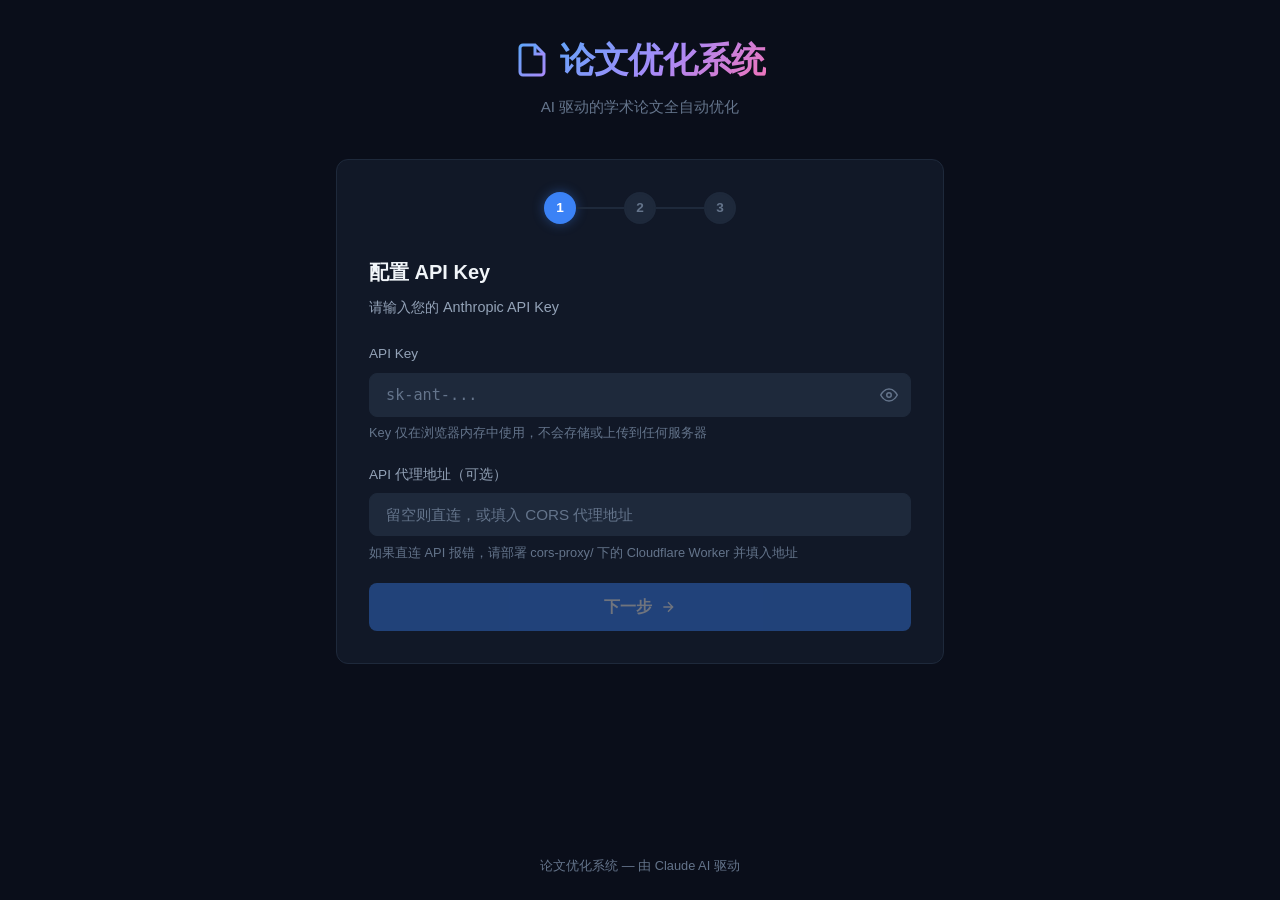
<file: docs/index.html>
<!DOCTYPE html>
<html lang="zh-CN">
<head>
    <meta charset="UTF-8">
    <meta name="viewport" content="width=device-width, initial-scale=1.0">
    <meta name="description" content="AI 驱动的学术论文全自动优化系统，支持降AI检测、降查重、学术润色">
    <title>论文优化系统</title>
    <link rel="stylesheet" href="./css/style.css">
</head>
<body>
    <div class="container">
        <!-- Header -->
        <header class="header">
            <div class="logo">
                <svg width="36" height="36" viewBox="0 0 24 24" fill="none" stroke="url(#grad)" stroke-width="2">
                    <defs><linearGradient id="grad" x1="0%" y1="0%" x2="100%" y2="100%"><stop offset="0%" stop-color="#60a5fa"/><stop offset="100%" stop-color="#a78bfa"/></linearGradient></defs>
                    <path d="M14 2H6a2 2 0 0 0-2 2v16a2 2 0 0 0 2 2h12a2 2 0 0 0 2-2V8z"/>
                    <polyline points="14 2 14 8 20 8"/>
                    <line x1="16" y1="13" x2="8" y2="13"/>
                    <line x1="16" y1="17" x2="8" y2="17"/>
                    <polyline points="10 9 9 9 8 9"/>
                </svg>
                <h1>论文优化系统</h1>
            </div>
            <p class="subtitle">AI 驱动的学术论文全自动优化</p>
        </header>

        <!-- Step 1: API Key -->
        <section id="key-section" class="section">
            <div class="card">
                <div class="steps">
                    <div class="step active"><span>1</span></div>
                    <div class="step-line"></div>
                    <div class="step"><span>2</span></div>
                    <div class="step-line"></div>
                    <div class="step"><span>3</span></div>
                </div>
                <h2>配置 API Key</h2>
                <p class="desc">请输入您的 Anthropic API Key</p>
                <div class="input-group">
                    <label>API Key</label>
                    <div class="input-row">
                        <input type="password" id="api-key" placeholder="sk-ant-..." autocomplete="off" spellcheck="false">
                        <button class="btn-icon" id="btn-eye" title="显示/隐藏">
                            <svg width="18" height="18" viewBox="0 0 24 24" fill="none" stroke="currentColor" stroke-width="2"><path d="M1 12s4-8 11-8 11 8 11 8-4 8-11 8-11-8-11-8z"/><circle cx="12" cy="12" r="3"/></svg>
                        </button>
                    </div>
                    <p class="hint">Key 仅在浏览器内存中使用，不会存储或上传到任何服务器</p>
                </div>
                <div class="input-group">
                    <label>API 代理地址（可选）</label>
                    <input type="text" id="proxy-url" placeholder="留空则直连，或填入 CORS 代理地址">
                    <p class="hint">如果直连 API 报错，请部署 cors-proxy/ 下的 Cloudflare Worker 并填入地址</p>
                </div>
                <button class="btn-primary" id="btn-next" disabled>
                    下一步
                    <svg width="16" height="16" viewBox="0 0 24 24" fill="none" stroke="currentColor" stroke-width="2"><path d="M5 12h14M12 5l7 7-7 7"/></svg>
                </button>
                <div class="error hidden" id="key-error"></div>
            </div>
        </section>

        <!-- Step 2: Upload -->
        <section id="upload-section" class="section hidden">
            <div class="card">
                <div class="steps">
                    <div class="step done"><svg width="14" height="14" viewBox="0 0 24 24" fill="none" stroke="currentColor" stroke-width="3"><path d="M20 6L9 17l-5-5"/></svg></div>
                    <div class="step-line done"></div>
                    <div class="step active"><span>2</span></div>
                    <div class="step-line"></div>
                    <div class="step"><span>3</span></div>
                </div>
                <h2>上传论文</h2>
                <p class="desc">支持 .tex / .md / .txt 格式</p>
                <div id="drop-zone" class="drop-zone">
                    <svg width="44" height="44" viewBox="0 0 24 24" fill="none" stroke="currentColor" stroke-width="1.5"><path d="M14 2H6a2 2 0 0 0-2 2v16a2 2 0 0 0 2 2h12a2 2 0 0 0 2-2V8z"/><polyline points="14 2 14 8 20 8"/><line x1="12" y1="18" x2="12" y2="12"/><polyline points="9 15 12 12 15 15"/></svg>
                    <p>拖拽文件到此处，或 <span class="link">点击选择</span></p>
                    <span class="sub">.tex / .md / .txt</span>
                    <input type="file" id="file-input" accept=".tex,.md,.txt" hidden>
                </div>
                <div id="file-info" class="file-info hidden">
                    <svg width="18" height="18" viewBox="0 0 24 24" fill="none" stroke="currentColor" stroke-width="2"><path d="M14 2H6a2 2 0 0 0-2 2v16a2 2 0 0 0 2 2h12a2 2 0 0 0 2-2V8z"/><polyline points="14 2 14 8 20 8"/></svg>
                    <span id="file-name"></span>
                    <button class="btn-icon" id="btn-remove"><svg width="16" height="16" viewBox="0 0 24 24" fill="none" stroke="currentColor" stroke-width="2"><line x1="18" y1="6" x2="6" y2="18"/><line x1="6" y1="6" x2="18" y2="18"/></svg></button>
                </div>
                <div class="options">
                    <div class="opt">
                        <label>学科</label>
                        <select id="discipline"><option value="cs">计算机科学</option><option value="ee">电子工程</option><option value="me">机械工程</option><option value="general" selected>通用</option></select>
                    </div>
                    <div class="opt">
                        <label>引用格式</label>
                        <select id="citation"><option value="gb/t 7714" selected>GB/T 7714</option><option value="apa">APA</option><option value="ieee">IEEE</option><option value="mla">MLA</option></select>
                    </div>
                </div>
                <div class="btn-row">
                    <button class="btn-secondary" id="btn-back">
                        <svg width="16" height="16" viewBox="0 0 24 24" fill="none" stroke="currentColor" stroke-width="2"><path d="M19 12H5M12 19l-7-7 7-7"/></svg>
                        返回
                    </button>
                    <button class="btn-primary flex-1" id="btn-start" disabled>
                        开始优化
                        <svg width="16" height="16" viewBox="0 0 24 24" fill="none" stroke="currentColor" stroke-width="2"><path d="M13 2L3 14h9l-1 8 10-12h-9l1-8z"/></svg>
                    </button>
                </div>
                <div class="error hidden" id="upload-error"></div>
            </div>
        </section>

        <!-- Step 3: Progress -->
        <section id="progress-section" class="section hidden">
            <div class="card">
                <div class="steps">
                    <div class="step done"><svg width="14" height="14" viewBox="0 0 24 24" fill="none" stroke="currentColor" stroke-width="3"><path d="M20 6L9 17l-5-5"/></svg></div>
                    <div class="step-line done"></div>
                    <div class="step done"><svg width="14" height="14" viewBox="0 0 24 24" fill="none" stroke="currentColor" stroke-width="3"><path d="M20 6L9 17l-5-5"/></svg></div>
                    <div class="step-line done"></div>
                    <div class="step active"><span>3</span></div>
                </div>
                <h2>优化进行中</h2>
                <div class="progress-bar"><div class="progress-fill" id="progress-fill"></div></div>
                <div class="progress-info">
                    <span id="progress-msg">准备中...</span>
                    <span id="progress-pct">0%</span>
                </div>
                <div class="stages">
                    <div class="stage" data-s="analyze"><div class="dot"></div><span>分析</span></div>
                    <div class="stage" data-s="reduce_ai"><div class="dot"></div><span>降AI</span></div>
                    <div class="stage" data-s="reduce_plagiarism"><div class="dot"></div><span>降重</span></div>
                    <div class="stage" data-s="polish"><div class="dot"></div><span>润色</span></div>
                    <div class="stage" data-s="check_format"><div class="dot"></div><span>格式</span></div>
                    <div class="stage" data-s="evaluate"><div class="dot"></div><span>评估</span></div>
                </div>
                <p class="cancel-hint">处理中请勿关闭页面，每个阶段约需 30-60 秒</p>
            </div>
        </section>

        <!-- Result -->
        <section id="result-section" class="section hidden">
            <div class="card">
                <h2 class="result-title">
                    <svg width="22" height="22" viewBox="0 0 24 24" fill="none" stroke="#22c55e" stroke-width="2"><path d="M22 11.08V12a10 10 0 1 1-5.93-9.14"/><path d="M22 4L12 14.01l-3-3"/></svg>
                    优化完成
                </h2>
                <div class="tabs">
                    <button class="tab active" data-t="evaluation">评估报告</button>
                    <button class="tab" data-t="analysis">分析报告</button>
                    <button class="tab" data-t="format">格式报告</button>
                    <button class="tab" data-t="logs">修订日志</button>
                </div>
                <div class="tab-panels">
                    <div id="panel-evaluation" class="panel active"></div>
                    <div id="panel-analysis" class="panel"></div>
                    <div id="panel-format" class="panel"></div>
                    <div id="panel-logs" class="panel"></div>
                </div>
                <div class="btn-col">
                    <button class="btn-primary" id="btn-download">
                        <svg width="18" height="18" viewBox="0 0 24 24" fill="none" stroke="currentColor" stroke-width="2"><path d="M21 15v4a2 2 0 0 1-2 2H5a2 2 0 0 1-2-2v-4"/><polyline points="7 10 12 15 17 10"/><line x1="12" y1="15" x2="12" y2="3"/></svg>
                        下载优化后论文
                    </button>
                    <button class="btn-secondary" id="btn-new">优化另一篇</button>
                </div>
            </div>
        </section>

        <!-- Error -->
        <section id="error-section" class="section hidden">
            <div class="card error-card">
                <svg width="48" height="48" viewBox="0 0 24 24" fill="none" stroke="#ef4444" stroke-width="2"><circle cx="12" cy="12" r="10"/><line x1="15" y1="9" x2="9" y2="15"/><line x1="9" y1="9" x2="15" y2="15"/></svg>
                <h2>出错了</h2>
                <p id="error-msg"></p>
                <button class="btn-primary" id="btn-retry">重新开始</button>
            </div>
        </section>
    </div>

    <footer>论文优化系统 &mdash; 由 Claude AI 驱动</footer>

    <script src="./js/api.js"></script>
    <script src="./js/app.js"></script>
</body>
</html>
</file>
<file: docs/css/style.css>
*{margin:0;padding:0;box-sizing:border-box}
:root{
  --bg:#0a0e1a;--s1:#111827;--s2:#1e293b;--bd:#1e293b;--bdf:#3b82f6;
  --tx:#f1f5f9;--td:#94a3b8;--tm:#64748b;--ac:#3b82f6;--ach:#2563eb;
  --acg:rgba(59,130,246,.15);--ok:#22c55e;--er:#ef4444;--r:12px;--rs:8px;
}
body{font-family:-apple-system,BlinkMacSystemFont,"Segoe UI",Roboto,"Noto Sans SC",sans-serif;background:var(--bg);color:var(--tx);min-height:100vh;display:flex;flex-direction:column;line-height:1.6}
.container{max-width:640px;margin:0 auto;padding:2rem 1rem;flex:1;width:100%}
.hidden{display:none!important}

/* Header */
.header{text-align:center;margin-bottom:2.5rem}
.logo{display:flex;align-items:center;justify-content:center;gap:.6rem}
.logo h1{font-size:2.2rem;font-weight:800;letter-spacing:-.02em;background:linear-gradient(135deg,#60a5fa,#a78bfa,#f472b6);-webkit-background-clip:text;-webkit-text-fill-color:transparent;background-clip:text}
.subtitle{color:var(--tm);margin-top:.4rem;font-size:.95rem}

/* Card */
.card{background:var(--s1);border:1px solid var(--bd);border-radius:var(--r);padding:2rem}
.section{margin-bottom:1.5rem}

/* Steps */
.steps{display:flex;align-items:center;justify-content:center;margin-bottom:2rem}
.step{width:32px;height:32px;border-radius:50%;background:var(--s2);border:2px solid var(--bd);display:flex;align-items:center;justify-content:center;font-size:.85rem;font-weight:600;color:var(--tm);flex-shrink:0;transition:.3s}
.step.active{background:var(--ac);border-color:var(--ac);color:#fff;box-shadow:0 0 12px rgba(59,130,246,.4)}
.step.done{background:var(--ok);border-color:var(--ok);color:#fff}
.step-line{width:48px;height:2px;background:var(--bd);transition:.3s}
.step-line.done{background:var(--ok)}

/* Typography */
h2{font-size:1.25rem;font-weight:700;margin-bottom:.5rem}
.desc{color:var(--td);font-size:.9rem;margin-bottom:1.5rem}

/* Input */
.input-group{margin-bottom:1.25rem}
.input-group label{display:block;font-size:.85rem;font-weight:500;color:var(--td);margin-bottom:.5rem}
.input-row{display:flex;background:var(--s2);border:1px solid var(--bd);border-radius:var(--rs);overflow:hidden;transition:.2s}
.input-row:focus-within{border-color:var(--bdf);box-shadow:0 0 0 3px var(--acg)}
.input-row input{flex:1;padding:.75rem 1rem;background:0;border:0;color:var(--tx);font-size:.95rem;font-family:"SF Mono","Fira Code",monospace;outline:0}
.input-row input::placeholder{color:var(--tm)}
input[type=text]{width:100%;padding:.75rem 1rem;background:var(--s2);border:1px solid var(--bd);border-radius:var(--rs);color:var(--tx);font-size:.95rem;outline:0;transition:.2s}
input[type=text]:focus{border-color:var(--bdf);box-shadow:0 0 0 3px var(--acg)}
input[type=text]::placeholder{color:var(--tm)}
.hint{font-size:.8rem;color:var(--tm);margin-top:.4rem}
.error{background:rgba(239,68,68,.1);border:1px solid rgba(239,68,68,.3);border-radius:var(--rs);padding:.75rem 1rem;color:var(--er);font-size:.9rem;margin-top:1rem}

/* Buttons */
.btn-primary{width:100%;padding:.85rem 1.5rem;background:var(--ac);color:#fff;border:0;border-radius:var(--rs);font-size:1rem;font-weight:600;cursor:pointer;transition:.2s;display:flex;align-items:center;justify-content:center;gap:.5rem}
.btn-primary:hover:not(:disabled){background:var(--ach);box-shadow:0 4px 12px rgba(59,130,246,.3)}
.btn-primary:disabled{opacity:.4;cursor:not-allowed}
.btn-secondary{padding:.85rem 1.5rem;background:var(--s2);color:var(--tx);border:1px solid var(--bd);border-radius:var(--rs);font-size:1rem;font-weight:500;cursor:pointer;transition:.2s;display:flex;align-items:center;justify-content:center;gap:.5rem}
.btn-secondary:hover{background:var(--bd)}
.btn-icon{background:0;border:0;color:var(--tm);cursor:pointer;padding:.75rem;display:flex;align-items:center;transition:.2s}
.btn-icon:hover{color:var(--tx)}
.btn-row{display:flex;gap:.75rem}
.btn-row .btn-secondary{width:auto;flex-shrink:0}
.btn-col{display:flex;flex-direction:column;gap:.75rem}
.flex-1{flex:1}

/* Drop Zone */
.drop-zone{border:2px dashed var(--bd);border-radius:var(--r);padding:2.5rem 2rem;text-align:center;cursor:pointer;transition:.2s;margin-bottom:1rem;color:var(--tm)}
.drop-zone:hover,.drop-zone.over{border-color:var(--ac);background:var(--acg)}
.drop-zone svg{margin-bottom:.75rem}
.drop-zone p{font-size:.95rem;color:var(--td)}
.link{color:var(--ac);font-weight:500;cursor:pointer}
.link:hover{text-decoration:underline}
.sub{font-size:.8rem;color:var(--tm)}

/* File Info */
.file-info{display:flex;align-items:center;gap:.75rem;background:var(--s2);border-radius:var(--rs);padding:.75rem 1rem;margin-bottom:1rem;border:1px solid var(--bd);color:var(--ac)}
.file-info span{flex:1;font-size:.9rem;color:var(--tx);overflow:hidden;text-overflow:ellipsis;white-space:nowrap}
.options{display:flex;gap:1rem;margin-bottom:1.5rem}
.opt{flex:1}
.opt label{display:block;font-size:.8rem;font-weight:500;color:var(--td);margin-bottom:.4rem}
.opt select{width:100%;padding:.65rem .75rem;background:var(--s2);border:1px solid var(--bd);border-radius:var(--rs);color:var(--tx);font-size:.9rem;cursor:pointer;outline:0;transition:.2s;appearance:none;background-image:url("data:image/svg+xml,%3Csvg width='12' height='12' viewBox='0 0 24 24' fill='none' stroke='%2394a3b8' stroke-width='2' xmlns='http://www.w3.org/2000/svg'%3E%3Cpath d='M6 9l6 6 6-6'/%3E%3C/svg%3E");background-repeat:no-repeat;background-position:right .75rem center}
.opt select:focus{border-color:var(--bdf)}

/* Progress */
.progress-bar{width:100%;height:6px;background:var(--s2);border-radius:3px;overflow:hidden;margin-bottom:1rem}
.progress-fill{height:100%;width:0;background:linear-gradient(90deg,#3b82f6,#a78bfa,#f472b6);border-radius:3px;transition:width .5s}
.progress-info{display:flex;justify-content:space-between;align-items:center;margin-bottom:2rem}
#progress-msg{color:var(--td);font-size:.9rem}
#progress-pct{font-size:1.5rem;font-weight:700;background:linear-gradient(135deg,#3b82f6,#a78bfa);-webkit-background-clip:text;-webkit-text-fill-color:transparent;background-clip:text}
.stages{display:flex;justify-content:space-between;padding:0 .5rem}
.stage{display:flex;flex-direction:column;align-items:center;gap:.4rem;font-size:.75rem;color:var(--tm);transition:.3s}
.stage.active{color:var(--ac)}
.stage.done{color:var(--ok)}
.dot{width:10px;height:10px;border-radius:50%;background:var(--bd);transition:.3s}
.stage.active .dot{background:var(--ac);box-shadow:0 0 8px rgba(59,130,246,.5)}
.stage.done .dot{background:var(--ok)}
.cancel-hint{text-align:center;color:var(--tm);font-size:.8rem;margin-top:1.5rem}

/* Result */
.result-title{display:flex;align-items:center;gap:.5rem}
.tabs{display:flex;gap:.5rem;margin:1.5rem 0 1rem;overflow-x:auto}
.tab{padding:.5rem 1rem;background:0;border:1px solid var(--bd);border-radius:var(--rs);color:var(--tm);font-size:.85rem;cursor:pointer;white-space:nowrap;transition:.2s}
.tab:hover{border-color:var(--ac);color:var(--tx)}
.tab.active{background:var(--ac);border-color:var(--ac);color:#fff}
.tab-panels{background:var(--bg);border-radius:var(--rs);padding:1.5rem;max-height:420px;overflow-y:auto;margin-bottom:1.5rem;border:1px solid var(--bd)}
.panel{display:none;white-space:pre-wrap;font-size:.88rem;line-height:1.7;color:var(--td)}
.panel.active{display:block}

/* Error Card */
.error-card{text-align:center;border-color:rgba(239,68,68,.3)}
.error-card svg{margin-bottom:1rem}
.error-card h2{color:var(--er);margin-bottom:.75rem}
.error-card p{color:var(--td);margin-bottom:1.5rem}

/* Footer */
footer{text-align:center;padding:1.5rem;color:var(--tm);font-size:.8rem}

/* Scrollbar */
::-webkit-scrollbar{width:6px}
::-webkit-scrollbar-track{background:0}
::-webkit-scrollbar-thumb{background:var(--bd);border-radius:3px}
::-webkit-scrollbar-thumb:hover{background:var(--tm)}

/* Responsive */
@media(max-width:600px){
  .container{padding:1.5rem .75rem}
  .logo h1{font-size:1.6rem}
  .card{padding:1.5rem 1.25rem}
  .options{flex-direction:column}
  .stages{gap:.25rem}
  .stage{font-size:.65rem}
  .step-line{width:24px}
  .tabs{gap:.25rem}
  .tab{padding:.4rem .6rem;font-size:.8rem}
}
</file>
